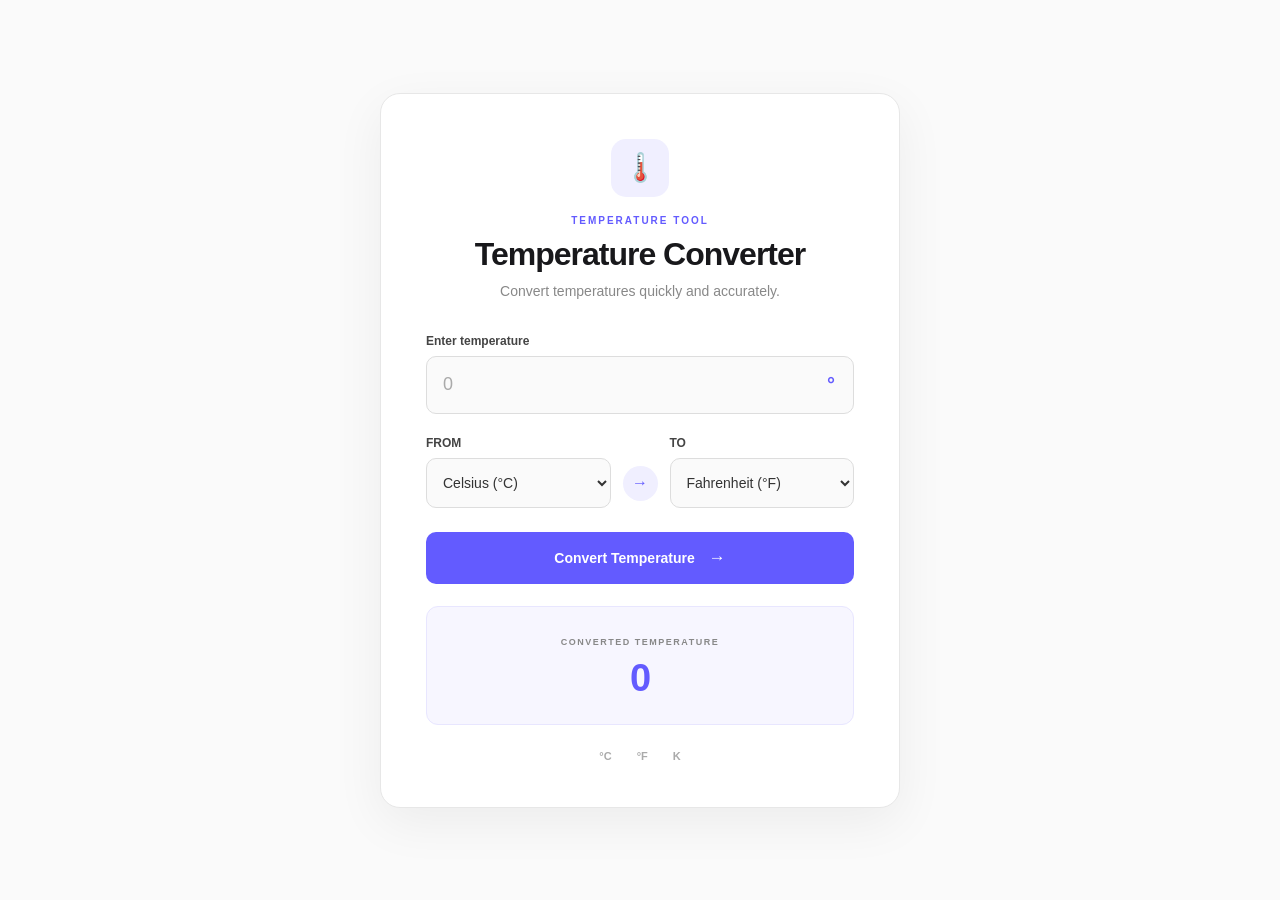
<file: Temperature/index.html>
<!DOCTYPE html>
<html lang="en">
<head>
  <meta charset="UTF-8">
  <meta name="viewport" content="width=device-width, initial-scale=1.0">

  <title>Temperature Converter</title>

  <link rel="stylesheet" href="style.css">
  <script src="./script.js" defer></script>
</head>

<body>

  <main class="page">

    <div class="converter">

      <!-- Header -->
      <div class="header">

        <div class="icon">
          🌡️
        </div>

        <span>Temperature Tool</span>

        <h1>Temperature Converter</h1>

        <p>
          Convert temperatures quickly and accurately.
        </p>

      </div>


      <!-- Input -->
      <div class="input-section">

        <label for="temperature">
          Enter temperature
        </label>

        <div class="input-wrapper">

          <input
            type="number"
            id="temperature"
            placeholder="0"
          >

          <span>°</span>

        </div>

      </div>


      <!-- Units -->
      <div class="conversion">

        <div class="unit">

          <label for="fromUnit">
            FROM
          </label>

          <select id="fromUnit">

            <option value="celsius">
              Celsius (°C)
            </option>

            <option value="fahrenheit">
              Fahrenheit (°F)
            </option>

          </select>

        </div>


        <div class="arrow">
          →
        </div>


        <div class="unit">

          <label for="toUnit">
            TO
          </label>

          <select id="toUnit">

            <option value="fahrenheit">
              Fahrenheit (°F)
            </option>

            <option value="celsius">
              Celsius (°C)
            </option>

            <option value="kelvin">
              Kelvin (K)
            </option>

          </select>

        </div>

      </div>


      <!-- Button -->
      <button id="convertBtn">
        Convert Temperature
        <span>→</span>
      </button>


      <!-- Result -->
      <div class="result">

        <span>CONVERTED TEMPERATURE</span>

        <div class="result-number">
          <h2 id="result">0</h2>
        </div>

      </div>


      <!-- Bottom -->
      <div class="bottom-text">
        <span>°C</span>
        <span>°F</span>
        <span>K</span>
      </div>

    </div>

  </main>

</body>
</html>
</file>
<file: Temperature/style.css>
* {
  margin: 0;
  padding: 0;
  box-sizing: border-box;

  font-family: Arial, Helvetica, sans-serif;
}

body {
  min-height: 100vh;

  background: #fafafa;

  color: #18181b;
}


/* ================= PAGE ================= */

.page {
  min-height: 100vh;

  display: flex;

  align-items: center;
  justify-content: center;

  padding: 30px;
}


/* ================= CONVERTER ================= */

.converter {
  width: 100%;
  max-width: 520px;

  padding: 45px;

  background: #ffffff;

  border: 1px solid #e7e7e7;

  border-radius: 20px;

  box-shadow:
    0 15px 50px rgba(0, 0, 0, 0.06);
}


/* ================= HEADER ================= */

.header {
  text-align: center;

  margin-bottom: 35px;
}

.icon {
  width: 58px;
  height: 58px;

  display: flex;

  align-items: center;
  justify-content: center;

  margin: 0 auto 18px;

  background: #f0efff;

  border-radius: 15px;

  font-size: 28px;
}

.header > span {
  display: block;

  color: #635bff;

  font-size: 10px;

  font-weight: bold;

  letter-spacing: 2px;

  text-transform: uppercase;

  margin-bottom: 10px;
}

.header h1 {
  font-size: 32px;

  letter-spacing: -1px;

  color: #18181b;

  margin-bottom: 10px;
}

.header p {
  color: #888888;

  font-size: 14px;
}


/* ================= INPUT ================= */

.input-section {
  margin-bottom: 22px;
}

.input-section label,
.unit label {
  display: block;

  margin-bottom: 8px;

  color: #444444;

  font-size: 12px;

  font-weight: bold;
}

.input-wrapper {
  height: 58px;

  display: flex;

  align-items: center;

  border: 1px solid #dddddd;

  border-radius: 10px;

  background: #fafafa;

  transition: 0.25s;
}

.input-wrapper:focus-within {
  background: #ffffff;

  border-color: #635bff;

  box-shadow:
    0 0 0 4px rgba(99, 91, 255, 0.08);
}

.input-wrapper input {
  width: 100%;
  height: 100%;

  padding: 0 16px;

  border: none;
  outline: none;

  background: transparent;

  color: #18181b;

  font-size: 18px;
}

.input-wrapper input::placeholder {
  color: #aaaaaa;
}

.input-wrapper > span {
  padding-right: 18px;

  color: #635bff;

  font-size: 20px;

  font-weight: bold;
}


/* ================= CONVERSION ================= */

.conversion {
  display: grid;

  grid-template-columns: 1fr 35px 1fr;

  align-items: end;

  gap: 12px;

  margin-bottom: 24px;
}

.unit select {
  width: 100%;

  height: 50px;

  padding: 0 12px;

  border: 1px solid #dddddd;

  border-radius: 10px;

  outline: none;

  background: #fafafa;

  color: #333333;

  font-size: 14px;

  cursor: pointer;

  transition: 0.25s;
}

.unit select:focus {
  background: #ffffff;

  border-color: #635bff;

  box-shadow:
    0 0 0 4px rgba(99, 91, 255, 0.08);
}


/* ================= ARROW ================= */

.arrow {
  width: 35px;
  height: 35px;

  display: flex;

  align-items: center;
  justify-content: center;

  margin-bottom: 7px;

  border-radius: 50%;

  background: #f0efff;

  color: #635bff;

  font-size: 16px;

  font-weight: bold;
}


/* ================= BUTTON ================= */

#convertBtn {
  width: 100%;

  height: 52px;

  border: none;

  border-radius: 10px;

  background: #635bff;

  color: #ffffff;

  font-size: 14px;

  font-weight: bold;

  cursor: pointer;

  transition: 0.25s;
}

#convertBtn span {
  margin-left: 10px;

  font-size: 17px;
}

#convertBtn:hover {
  background: #5149e8;

  transform: translateY(-2px);

  box-shadow:
    0 8px 20px rgba(99, 91, 255, 0.22);
}


/* ================= RESULT ================= */

.result {
  margin-top: 22px;

  padding: 24px;

  text-align: center;

  background: #f7f6ff;

  border: 1px solid #e8e6ff;

  border-radius: 12px;
}

.result > span {
  color: #888888;

  font-size: 9px;

  font-weight: bold;

  letter-spacing: 1.5px;
}

.result-number {
  margin-top: 8px;
}

.result-number h2 {
  color: #635bff;

  font-size: 38px;

  letter-spacing: -1px;
}


/* ================= BOTTOM ================= */

.bottom-text {
  display: flex;

  justify-content: center;

  gap: 25px;

  margin-top: 25px;
}

.bottom-text span {
  color: #aaaaaa;

  font-size: 11px;

  font-weight: bold;
}


/* ================= MOBILE ================= */

@media (max-width: 550px) {

  .page {
    padding: 15px;
  }

  .converter {
    padding: 30px 22px;

    border-radius: 16px;
  }

  .header {
    margin-bottom: 28px;
  }

  .header h1 {
    font-size: 27px;
  }

  .header p {
    font-size: 13px;
  }

  .conversion {
    grid-template-columns: 1fr;

    gap: 15px;
  }

  .arrow {
    display: none;
  }

  .result-number h2 {
    font-size: 34px;
  }
}


/* ================= SMALL MOBILE ================= */

@media (max-width: 350px) {

  .converter {
    padding: 25px 18px;
  }

  .header h1 {
    font-size: 24px;
  }

  .icon {
    width: 52px;
    height: 52px;

    font-size: 25px;
  }
}
</file>
